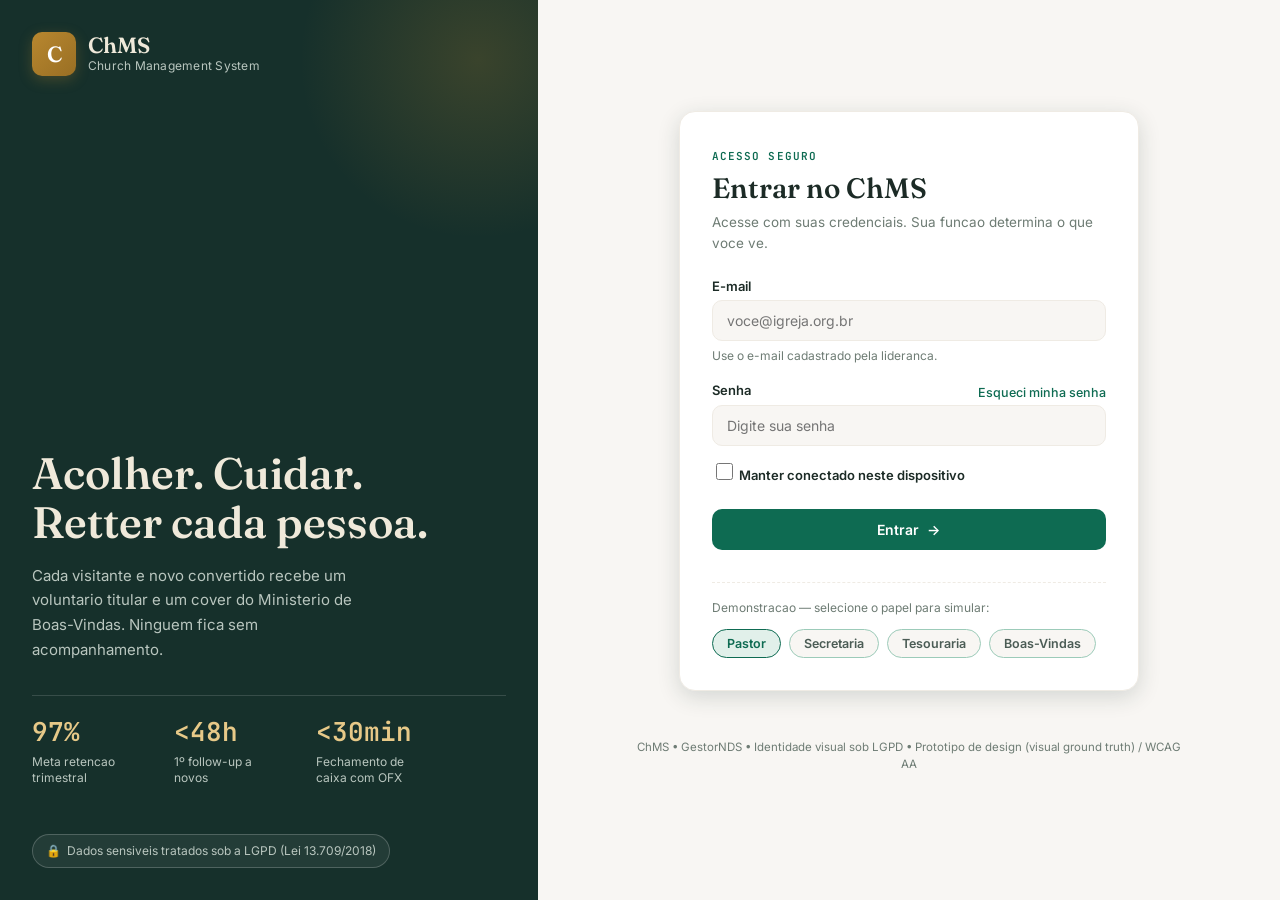
<file: docs/prototypes/chms-f0-login-lgpd/index.html>
<!DOCTYPE html>
<html lang="pt-BR">
<head>
  <meta charset="UTF-8">
  <meta name="viewport" content="width=device-width, initial-scale=1.0">
  <title>ChMS - Acesso &amp; Consentimento LGPD</title>
  <link rel="preconnect" href="https://fonts.googleapis.com">
  <link rel="preconnect" href="https://fonts.gstatic.com" crossorigin>
  <link href="https://fonts.googleapis.com/css2?family=Inter:wght@400;500;600;700&family=Fraunces:opsz,wght@9..144,560;9..144,600&family=JetBrains+Mono:wght@400;500;600&display=swap" rel="stylesheet">
  <link rel="stylesheet" href="styles.css">
</head>
<body>
  <div class="auth-layout">
    <!-- Painel de marca (lateral, desktop) -->
    <aside class="brand-panel" aria-label="Apresentacao ChMS">
      <div class="brand-block">
        <span class="brand-mark" aria-hidden="true">C</span>
        <div class="brand-type">
          <strong class="brand-name">ChMS</strong>
          <span class="brand-sub">Church Management System</span>
        </div>
      </div>
      <div class="brand-hero">
        <h1 class="hero-title">Acolher. Cuidar. <br>Retter cada pessoa.</h1>
        <p class="hero-sub">Cada visitante e novo convertido recebe um voluntario titular e um cover do Ministerio de Boas-Vindas. Ninguem fica sem acompanhamento.</p>
        <ul class="hero-stats">
          <li><span class="h-mono">97%</span><span>Meta retencao trimestral</span></li>
          <li><span class="h-mono">&lt;48h</span><span>1º follow-up a novos</span></li>
          <li><span class="h-mono">&lt;30min</span><span>Fechamento de caixa com OFX</span></li>
        </ul>
      </div>
      <footer class="brand-foot">
        <span class="lgpd-note">&#128274;&nbsp; Dados sensiveis tratados sob a LGPD (Lei 13.709/2018)</span>
      </footer>
    </aside>

    <!-- Coluna de acesso -->
    <main class="auth-main">
      <section class="auth-card" aria-labelledby="auth-title">
        <!-- ===== Estado 1: NORMAL / Login ===== -->
        <div class="auth-step" data-step="login">
          <header class="auth-head">
            <span class="auth-eyebrow mono">Acesso seguro</span>
            <h2 id="auth-title">Entrar no ChMS</h2>
            <p class="auth-desc">Acesse com suas credenciais. Sua funcao determina o que voce ve.</p>
          </header>

          <form class="auth-form" novalidate>
            <div class="field">
              <label for="login-email">E-mail</label>
              <input id="login-email" type="email" autocomplete="email" placeholder="voce@igreja.org.br" aria-describedby="email-help">
              <span id="email-help" class="field-help">Use o e-mail cadastrado pela lideranca.</span>
            </div>
            <div class="field">
              <div class="label-row">
                <label for="login-pass">Senha</label>
                <a href="#" class="forgot-link">Esqueci minha senha</a>
              </div>
              <input id="login-pass" type="password" autocomplete="current-password" placeholder="Digite sua senha" aria-label="Senha">
            </div>
            <div class="field field-check">
              <label class="check-label">
                <input type="checkbox">
                <span>Manter conectado neste dispositivo</span>
              </label>
            </div>
            <button type="submit" class="btn btn-primary btn-block">Entrar&nbsp;&nbsp;&#8594;</button>
          </form>

          <div class="role-hint">
            <span class="role-title">Demonstracao — selecione o papel para simular:</span>
            <div class="role-pills" role="group" aria-label="Selecionar papel de demonstracao">
              <button class="role-pill active" data-role="pastor" aria-pressed="true">Pastor</button>
              <button class="role-pill" data-role="secretaria" aria-pressed="false">Secretaria</button>
              <button class="role-pill" data-role="tesouraria" aria-pressed="false">Tesouraria</button>
              <button class="role-pill" data-role="boas-vindas" aria-pressed="false">Boas-Vindas</button>
            </div>
          </div>
        </div>

        <!-- ===== Estado 2: CARREGANDO ===== -->
        <div class="auth-state auth-loading" aria-busy="true">
          <div class="spinner" aria-hidden="true"></div>
          <p class="load-text">Verificando credenciais&#8230;</p>
          <div class="sk-fields" aria-hidden="true">
            <span class="sk-line w100 shimmer"></span>
            <span class="sk-line w90 shimmer"></span>
            <span class="sk-line w30 shimmer"></span>
          </div>
        </div>

        <!-- ===== Estado 3: ERRO / Validacao ===== -->
        <div class="auth-state auth-error" role="alert">
          <div class="error-ico" aria-hidden="true">&#9888;</div>
          <h2>Nao foi possivel entrar</h2>
          <p class="err-msg">E-mail ou senha incorretos. Verifique e tente novamente, ou recupere sua senha.</p>
          <div class="field field-invalid">
            <label for="re-email">E-mail</label>
            <input id="re-email" type="email" value="pastor@igreja" aria-invalid="true" aria-describedby="email-err">
            <span id="email-err" class="field-error">Digite um e-mail valido (ex.: nome@dominio.com).</span>
          </div>
          <button class="btn btn-primary">&#8635;&nbsp; Tentar novamente</button>
        </div>

        <!-- ===== Estado 4: Consentimento LGPD (1º acesso) ===== -->
        <div class="auth-state auth-lgpd">
          <div class="lgpd-shield" aria-hidden="true">&#128737;</div>
          <span class="auth-eyebrow mono">Primeiro acesso</span>
          <h2>Seus dados, sob seu controle</h2>
          <p class="lgpd-intro">Para proteger dados sensiveis (LGPD), precisamos do seu consentimento antes de continuar.</p>
          <div class="lgpd-scope">
            <h3>O que sera coletado</h3>
            <ul>
              <li><span class="dot">&#10003;</span>Dados cadastrais minimos para gestao pastoral</li>
              <li><span class="dot">&#10003;</span>Registro de acompanhamento e ministerio</li>
              <li><span class="dot">&#9888;</span>Dados sensiveis de fe/religiao tratados com solenidade</li>
              <li><span class="dot">&#10003;</span>Permissao de acesso conforme sua funcao (RBAC)</li>
            </ul>
          </div>
          <div class="consent-box">
            <label class="check-label consent">
              <input type="checkbox" required>
              <span>Concordo que meus dados sejam tratados conforme a <a href="#" class="policy-link">Politica de Privacidade</a> e o <a href="#" class="policy-link">Aviso LGPD</a>, podendo revogar a qualquer momento.</span>
            </label>
            <label class="check-label">
              <input type="checkbox">
              <span>Autorizo o uso de WhatsApp para comunicacoes do ministerio. (opcional)</span>
            </label>
          </div>
          <button class="btn btn-primary btn-block">Aceitar e continuar</button>
        </div>
      </section>

      <footer class="auth-footer">
        <span>ChMS &#8226; GestorNDS &#8226; Identidade visual sob LGPD &#8226; Prototipo de design (visual ground truth) / WCAG AA</span>
      </footer>
    </main>
  </div>
</body>
</html>
</file>
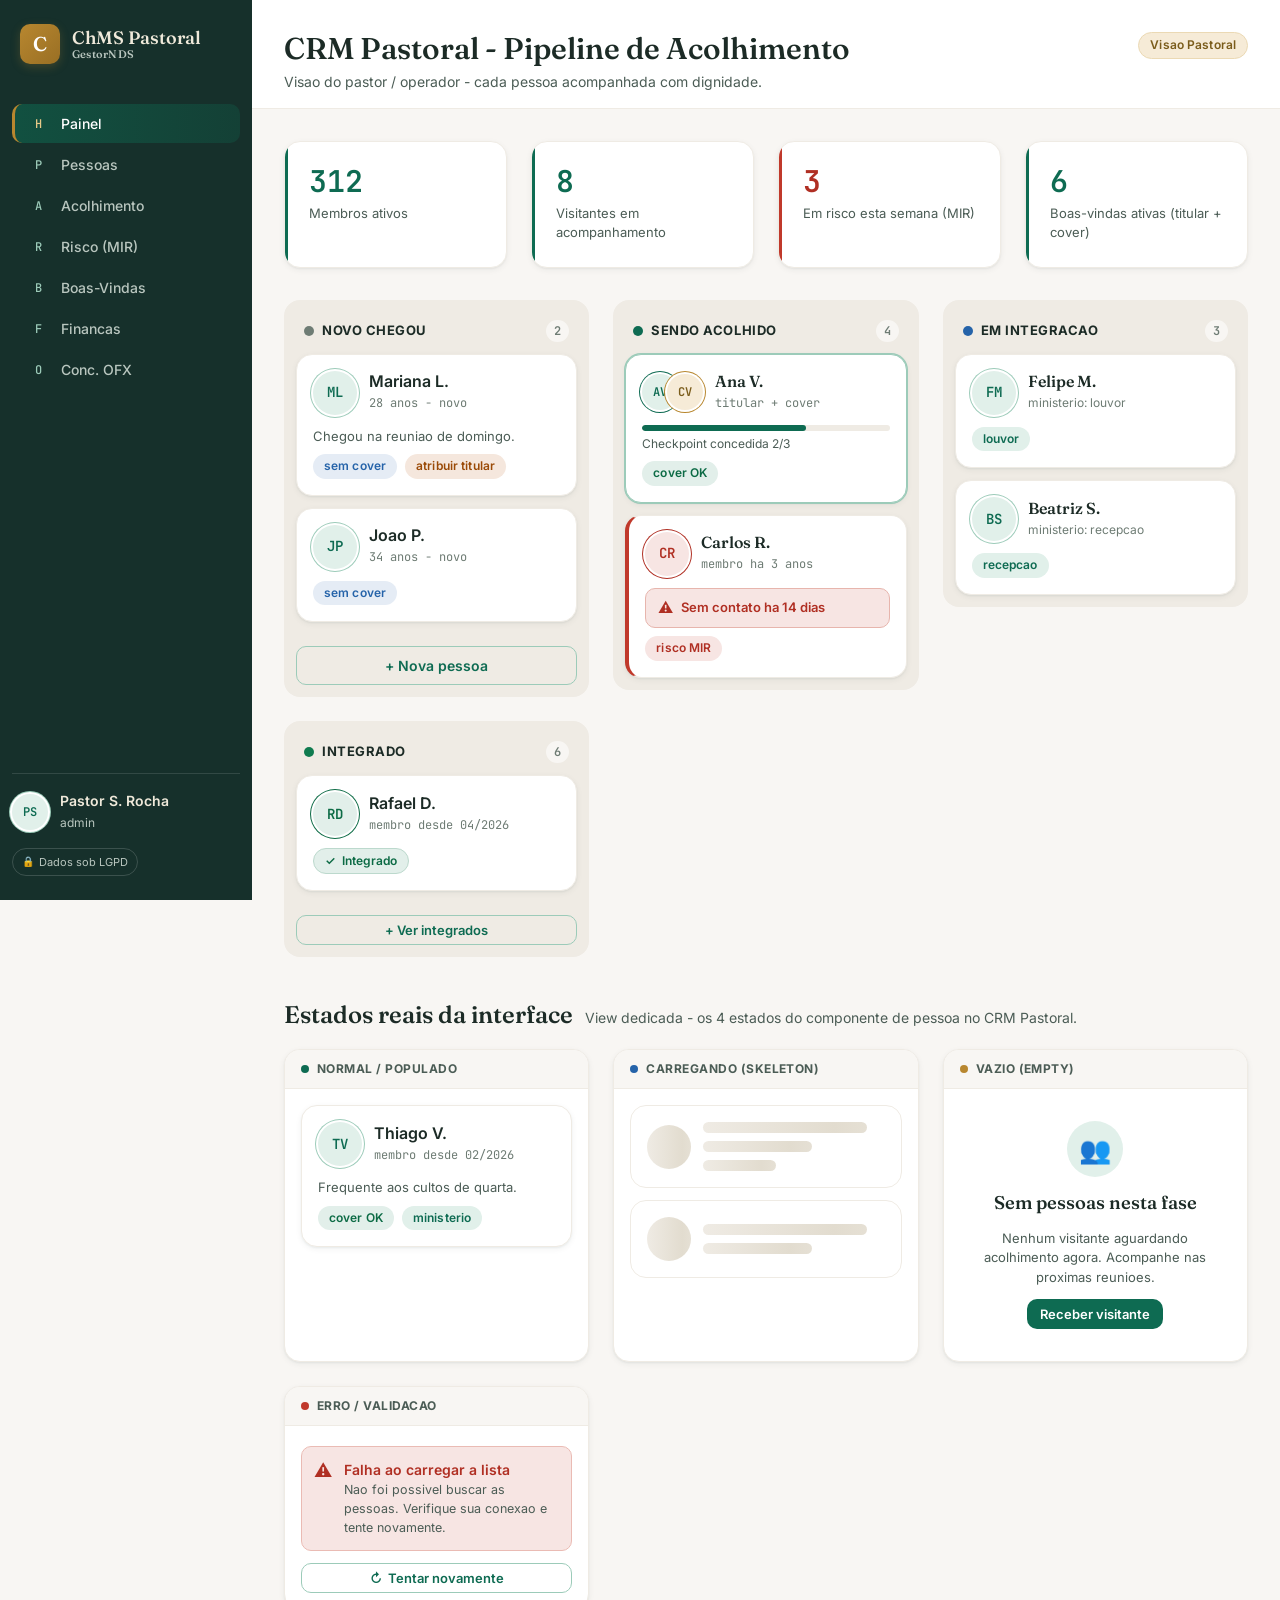
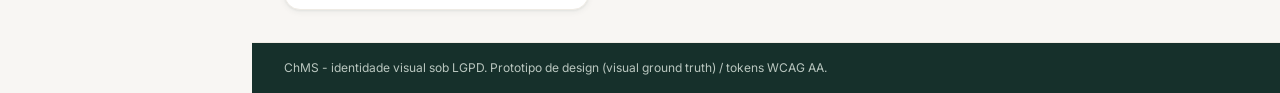
<file: docs/prototypes/crm-pastoral-acolhimento/index.html>
<!DOCTYPE html>
<html lang="pt-BR">
<head>
  <meta charset="UTF-8">
  <meta name="viewport" content="width=device-width, initial-scale=1.0">
  <title>CRM Pastoral - Pipeline de Acolhimento</title>
  <link rel="preconnect" href="https://fonts.googleapis.com">
  <link rel="preconnect" href="https://fonts.gstatic.com" crossorigin>
  <link href="https://fonts.googleapis.com/css2?family=Inter:wght@400;500;600;700&family=Fraunces:opsz,wght@9..144,560;9..144,600&family=JetBrains+Mono:wght@400;500;600&display=swap" rel="stylesheet">
  <link rel="stylesheet" href="styles.css">
</head>
<body>
  <div class="app-shell">
    <aside class="sidebar" aria-label="Navegacao administrativa">
      <div class="sidebar-brand">
        <span class="brand-mark" aria-hidden="true">C</span>
        <span class="brand-name">
          ChMS Pastoral
          <span class="brand-sub">GestorNDS</span>
        </span>
      </div>
      <nav class="sidebar-nav" aria-label="Modulos">
        <a href="#" class="nav-item active"><span class="nav-ico" aria-hidden="true">H</span> Painel</a>
        <a href="#" class="nav-item"><span class="nav-ico" aria-hidden="true">P</span> Pessoas</a>
        <a href="#" class="nav-item"><span class="nav-ico" aria-hidden="true">A</span> Acolhimento</a>
        <a href="#" class="nav-item"><span class="nav-ico" aria-hidden="true">R</span> Risco (MIR)</a>
        <a href="#" class="nav-item"><span class="nav-ico" aria-hidden="true">B</span> Boas-Vindas</a>
        <a href="#" class="nav-item"><span class="nav-ico" aria-hidden="true">F</span> Financas</a>
        <a href="#" class="nav-item"><span class="nav-ico" aria-hidden="true">O</span> Conc. OFX</a>
      </nav>
      <div class="sidebar-footer">
        <div class="sidebar-user">
          <span class="avatar avatar-sm" aria-hidden="true">PS</span>
          <div>
            <strong>Pastor S. Rocha</strong>
            <span class="sidebar-sub">admin</span>
          </div>
        </div>
        <span class="lgpd-note-dark">Dados sob LGPD</span>
      </div>
    </aside>

    <main class="main-area">
      <header class="page-header">
        <button class="icon-btn menu-toggle" aria-label="Abrir menu">&#9776;</button>
        <div>
          <h1 class="page-title">CRM Pastoral - Pipeline de Acolhimento</h1>
          <p class="page-sub">Visao do pastor / operador - cada pessoa acompanhada com dignidade.</p>
        </div>
        <div class="header-actions">
          <span class="badge badge-gold">Visao Pastoral</span>
        </div>
      </header>

      <section class="kpi-row" aria-label="Indicadores resumidos">
        <article class="kpi-card">
          <span class="kpi-value mono">312</span>
          <span class="kpi-label">Membros ativos</span>
        </article>
        <article class="kpi-card">
          <span class="kpi-value mono">8</span>
          <span class="kpi-label">Visitantes em acompanhamento</span>
        </article>
        <article class="kpi-card kpi-danger">
          <span class="kpi-value mono">3</span>
          <span class="kpi-label">Em risco esta semana (MIR)</span>
        </article>
        <article class="kpi-card">
          <span class="kpi-value mono">6</span>
          <span class="kpi-label">Boas-vindas ativas (titular + cover)</span>
        </article>
      </section>

      <section class="pipeline" aria-label="Pipeline de acolhimento">
        <div class="pipe-col">
          <div class="pipe-header">
            <span class="pipe-dot" style="--dot:#6e7c74" aria-hidden="true"></span>
            <h2>Novo chegou</h2>
            <span class="count mono">2</span>
          </div>
          <div class="pipe-body">
            <article class="person-card">
              <div class="person-top">
                <span class="avatar" aria-hidden="true">ML</span>
                <div class="person-info">
                  <h3 class="person-name">Mariana L.</h3>
                  <span class="person-meta mono">28 anos - novo</span>
                </div>
              </div>
              <p class="person-note">Chegou na reuniao de domingo.</p>
              <div class="person-tags">
                <span class="badge badge-info">sem cover</span>
                <span class="badge badge-warning">atribuir titular</span>
              </div>
            </article>
            <article class="person-card">
              <div class="person-top">
                <span class="avatar" aria-hidden="true">JP</span>
                <div class="person-info">
                  <h3 class="person-name">Joao P.</h3>
                  <span class="person-meta mono">34 anos - novo</span>
                </div>
              </div>
              <div class="person-tags">
                <span class="badge badge-info">sem cover</span>
              </div>
            </article>
            <button class="btn btn-ghost btn-block">+ Nova pessoa</button>
          </div>
        </div>

        <div class="pipe-col">
          <div class="pipe-header">
            <span class="pipe-dot" style="--dot:#0e6b52" aria-hidden="true"></span>
            <h2>Sendo acolhido</h2>
            <span class="count mono">4</span>
          </div>
          <div class="pipe-body">
            <article class="person-card highlight">
              <div class="person-top">
                <div class="mini-avatar-group">
                  <span class="avatar avatar-sm" aria-label="Titular">AV</span>
                  <span class="avatar avatar-sm cover" aria-label="Cover">CV</span>
                </div>
                <div class="person-info">
                  <h3 class="person-name serif">Ana V.</h3>
                  <span class="person-meta mono">titular + cover</span>
                </div>
              </div>
              <div class="checkpoint">
                <div class="cp-track"><span class="cp-fill" style="width:66%" aria-hidden="true"></span></div>
                <span class="cp-label">Checkpoint concedida 2/3</span>
              </div>
              <div class="person-tags">
                <span class="badge badge-success">cover OK</span>
              </div>
            </article>
            <article class="person-card mirm">
              <div class="person-top">
                <span class="avatar avatar-danger" aria-hidden="true">CR</span>
                <div class="person-info">
                  <h3 class="person-name serif">Carlos R.</h3>
                  <span class="person-meta mono">membro ha 3 anos</span>
                </div>
              </div>
              <div class="mir-alert" role="alert">
                <span class="mir-ico" aria-hidden="true">&#9888;</span>
                <span>Sem contato ha 14 dias</span>
              </div>
              <div class="person-tags">
                <span class="badge badge-danger">risco MIR</span>
              </div>
            </article>
          </div>
        </div>

        <div class="pipe-col">
          <div class="pipe-header">
            <span class="pipe-dot" style="--dot:#2563a9" aria-hidden="true"></span>
            <h2>Em integracao</h2>
            <span class="count mono">3</span>
          </div>
          <div class="pipe-body">
            <article class="person-card">
              <div class="person-top">
                <span class="avatar" aria-hidden="true">FM</span>
                <div class="person-info">
                  <h3 class="person-name serif">Felipe M.</h3>
                  <span class="person-meta">ministerio: louvor</span>
                </div>
              </div>
              <div class="person-tags">
                <span class="badge badge-primary">louvor</span>
              </div>
            </article>
            <article class="person-card">
              <div class="person-top">
                <span class="avatar" aria-hidden="true">BS</span>
                <div class="person-info">
                  <h3 class="person-name serif">Beatriz S.</h3>
                  <span class="person-meta">ministerio: recepcao</span>
                </div>
              </div>
              <div class="person-tags">
                <span class="badge badge-primary">recepcao</span>
              </div>
            </article>
          </div>
        </div>

        <div class="pipe-col">
          <div class="pipe-header">
            <span class="pipe-dot" style="--dot:#0f7b4f" aria-hidden="true"></span>
            <h2>Integrado</h2>
            <span class="count mono">6</span>
          </div>
          <div class="pipe-body">
            <article class="person-card">
              <div class="person-top">
                <span class="avatar avatar-success" aria-hidden="true">RD</span>
                <div class="person-info">
                  <h3 class="person-name">Rafael D.</h3>
                  <span class="person-meta mono">membro desde 04/2026</span>
                </div>
              </div>
              <div class="person-tags">
                <span class="seal">&#10003;&nbsp; Integrado</span>
              </div>
            </article>
            <button class="btn btn-ghost btn-block btn-sm">+ Ver integrados</button>
          </div>
        </div>
      </section>

      <section class="section-heading" aria-labelledby="states-title">
        <h2 id="states-title">Estados reais da interface</h2>
        <p>View dedicada - os 4 estados do componente de pessoa no CRM Pastoral.</p>
      </section>

      <section class="state-viewer" aria-label="Mapa dos estados de interface">
        <article class="state-panel">
          <div class="state-panel-head">
            <span class="state-dot" style="background:#0e6b52" aria-hidden="true"></span>
            <span class="state-title">Normal / populado</span>
          </div>
          <div class="state-body">
            <article class="person-card" style="margin:0">
              <div class="person-top">
                <span class="avatar" aria-hidden="true">TV</span>
                <div class="person-info">
                  <h3 class="person-name">Thiago V.</h3>
                  <span class="person-meta mono">membro desde 02/2026</span>
                </div>
              </div>
              <p class="person-note">Frequente aos cultos de quarta.</p>
              <div class="person-tags">
                <span class="badge badge-success">cover OK</span>
                <span class="badge badge-primary">ministerio</span>
              </div>
            </article>
          </div>
        </article>

        <article class="state-panel">
          <div class="state-panel-head">
            <span class="state-dot" style="background:#2563a9" aria-hidden="true"></span>
            <span class="state-title">Carregando (skeleton)</span>
          </div>
          <div class="state-body">
            <div class="sk-person" aria-hidden="true">
              <div class="sk-avatar shimmer"></div>
              <div class="sk-lines">
                <span class="sk-line shimmer w90"></span>
                <span class="sk-line shimmer w60"></span>
                <span class="sk-line shimmer w40"></span>
              </div>
            </div>
            <div class="sk-person" aria-hidden="true">
              <div class="sk-avatar shimmer"></div>
              <div class="sk-lines">
                <span class="sk-line shimmer w90"></span>
                <span class="sk-line shimmer w60"></span>
              </div>
            </div>
          </div>
        </article>

        <article class="state-panel">
          <div class="state-panel-head">
            <span class="state-dot" style="background:#b8872f" aria-hidden="true"></span>
            <span class="state-title">Vazio (empty)</span>
          </div>
          <div class="state-body">
            <div class="empty-state">
              <div class="empty-ico" aria-hidden="true">&#128101;</div>
              <h3>Sem pessoas nesta fase</h3>
              <p>Nenhum visitante aguardando acolhimento agora. Acompanhe nas proximas reunioes.</p>
              <button class="btn btn-primary btn-sm">Receber visitante</button>
            </div>
          </div>
        </article>

        <article class="state-panel">
          <div class="state-panel-head">
            <span class="state-dot" style="background:#c0392b" aria-hidden="true"></span>
            <span class="state-title">Erro / validacao</span>
          </div>
          <div class="state-body">
            <div class="error-state" role="alert">
              <div class="error-banner">
                <span class="err-ico" aria-hidden="true">&#9888;</span>
                <div>
                  <strong>Falha ao carregar a lista</strong>
                  <span>Nao foi possivel buscar as pessoas. Verifique sua conexao e tente novamente.</span>
                </div>
              </div>
              <button class="btn btn-ghost btn-sm">&#8635;&nbsp; Tentar novamente</button>
            </div>
          </div>
        </article>
      </section>

      <footer class="app-footer">
        <span>ChMS - identidade visual sob LGPD. Prototipo de design (visual ground truth) / tokens WCAG AA.</span>
      </footer>
    </main>
  </div>
</body>
</html>
</file>
<file: docs/prototypes/chms-f0-login-lgpd/styles.css>
/* ===== ChMS Design System - F0 Login & Consentimento LGPD (Rev 2 / WCAG AA) ===== */

/* ---- Design Tokens ---- */
:root{
  --surface-base:#ffffff;
  --surface-2:#f8f6f3;
  --surface-3:#efebe4;
  --surface-inverse:#16302b;

  --text-primary:#1c2b26;
  --text-secondary:#4b5c55;
  --text-muted:#6e7c74;
  --text-inverse:#efe9da;
  --text-inverse-muted:#b9c6bf;

  --primary:#0e6b52;
  --primary-hover:#0a5742;
  --primary-soft:#e1f0ea;
  --primary-border:#9ccbb9;

  --accent-gold:#b8872f;
  --accent-gold-deep:#7a5c1b;
  --accent-gold-soft:#f6ebd7;

  --success:#0f7b4f;
  --info:#2563a9;
  --warning:#b45309;
  --danger:#c0392b;

  --success-soft:#e2efea;
  --info-soft:#e5ecf5;
  --warning-soft:#f5e7dd;
  --danger-soft:#f7e5e3;

  --success-text:#0c6b45;
  --info-text:#2563a9;
  --warning-text:#9a4a07;
  --danger-text:#b02f23;

  --radius-sm:6px;
  --radius-md:10px;
  --radius-lg:16px;
  --radius-pill:999px;

  --space-1:4px; --space-2:8px; --space-3:12px; --space-4:16px;
  --space-5:24px; --space-6:32px; --space-7:48px;

  --font-ui:'Inter',system-ui,sans-serif;
  --font-display:'Fraunces',Georgia,serif;
  --font-mono:'JetBrains Mono',ui-monospace,monospace;

  --shadow-soft:0 1px 2px rgba(22,48,43,.05),0 2px 6px rgba(22,48,43,.06);
  --shadow-raised:0 6px 22px rgba(22,48,43,.16);
  --ring-focus:0 0 0 3px rgba(156,203,185,.5);

  --t-fast:.15s ease;
  --t-med:.22s ease;
}

/* ---- Reset ---- */
*{box-sizing:border-box;}
html,body{margin:0;padding:0;}
button,input{font-family:inherit;}
a{color:var(--primary);}

body{
  font-family:var(--font-ui);
  color:var(--text-primary);
  background:var(--surface-2);
  font-size:15px;
  line-height:1.5;
  -webkit-font-smoothing:antialiased;
}

/* ===== Auth Layout ===== */
.auth-layout{display:flex;min-height:100vh;}

/* ===== Brand panel (esquerda, inverse) ===== */
.brand-panel{
  width:42%;max-width:560px;flex:0 0 auto;
  background:var(--surface-inverse);color:var(--text-inverse);
  display:flex;flex-direction:column;
  padding:var(--space-6) var(--space-6);
  position:relative;overflow:hidden;
}
.brand-panel::after{
  content:'';position:absolute;right:-120px;top:-120px;width:360px;height:360px;
  background:radial-gradient(circle,rgba(184,135,47,.22),transparent 70%);pointer-events:none;
}
.brand-block{display:flex;align-items:center;gap:var(--space-3);position:relative;z-index:1;}
.brand-mark{
  width:44px;height:44px;border-radius:var(--radius-md);
  background:linear-gradient(135deg,var(--accent-gold),#996f24);
  color:#fff;display:flex;align-items:center;justify-content:center;
  font-family:var(--font-display);font-weight:600;font-size:22px;
  box-shadow:0 4px 14px rgba(184,135,47,.28);
}
.brand-type{display:flex;flex-direction:column;}
.brand-name{font-family:var(--font-display);font-size:22px;font-weight:600;color:var(--text-inverse);line-height:1.1;}
.brand-sub{font-size:12px;color:var(--text-inverse-muted);letter-spacing:.02em;}
.brand-hero{margin-top:auto;position:relative;z-index:1;}
.hero-title{
  font-family:var(--font-display);font-weight:560;
  font-size:clamp(30px,4vw,44px);line-height:1.12;color:var(--text-inverse);
  margin:0 0 var(--space-4);
}
.hero-sub{color:var(--text-inverse-muted);font-size:15px;line-height:1.65;max-width:36ch;margin:0 0 var(--space-6);}
.hero-stats{list-style:none;margin:0 0 var(--space-6);padding:var(--space-4) 0;border-top:1px solid rgba(255,255,255,.14);display:flex;gap:var(--space-6);flex-wrap:wrap;}
.hero-stats li{display:flex;flex-direction:column;gap:3px;min-width:92px;}
.h-mono{font-family:var(--font-mono);font-size:26px;font-weight:600;color:#e7c988;}
.hero-stats span:last-child{font-size:12px;color:var(--text-inverse-muted);max-width:110px;line-height:1.35;}
.brand-foot{position:relative;z-index:1;}
.lgpd-note{
  display:inline-flex;align-items:center;gap:7px;padding:7px 13px;
  background:rgba(255,255,255,.06);border:1px solid rgba(255,255,255,.2);
  border-radius:var(--radius-pill);color:var(--text-inverse-muted);font-size:12px;
}

/* ===== Main column ===== */
.auth-main{flex:1;display:flex;flex-direction:column;align-items:center;justify-content:center;padding:var(--space-6);}
.auth-card{
  background:var(--surface-base);border:1px solid var(--surface-3);
  border-radius:var(--radius-lg);box-shadow:var(--shadow-raised);
  padding:var(--space-6);width:100%;max-width:460px;
}
.auth-head{margin-bottom:var(--space-5);}
.auth-eyebrow{
  display:inline-block;font-family:var(--font-mono);font-size:11px;font-weight:600;
  color:var(--primary);text-transform:uppercase;letter-spacing:.1em;margin-bottom:var(--space-2);
}
.auth-head h2{margin:0;font-family:var(--font-display);font-weight:560;font-size:1.75rem;color:var(--text-primary);line-height:1.15;}
.auth-desc{margin:var(--space-2) 0 0;color:var(--text-muted);font-size:13.5px;}

/* Fields */
.field{margin-bottom:var(--space-4);}
.field label{display:block;font-size:13px;font-weight:600;color:var(--text-primary);margin-bottom:var(--space-1);}
.label-row{display:flex;align-items:center;justify-content:space-between;}
.forgot-link{font-size:12.5px;font-weight:500;text-decoration:none;}
.forgot-link:hover{text-decoration:underline;}
.field input[type="email"],.field input[type="password"]{
  width:100%;padding:11px 14px;border:1px solid var(--surface-3);
  border-radius:var(--radius-md);font-size:14px;color:var(--text-primary);
  background:var(--surface-2);transition:border-color var(--t-fast),box-shadow var(--t-fast);
}
.field input:focus{outline:none;border-color:var(--primary);box-shadow:var(--ring-focus);background:#fff;}
.field-help{display:block;font-size:12px;color:var(--text-muted);margin-top:6px;}
.field-check{margin-bottom:var(--space-5);}
.check-label{display:flex;align-items:flex-start;gap:9px;font-size:13.5px;color:var(--text-secondary);cursor:pointer;line-height:1.45;}
.check-label input{width:17px;height:17px;margin-top:1px;accent-color:var(--primary);}
.field-invalid input{border-color:var(--danger);background:var(--danger-soft);}
.field-error{display:block;font-size:12px;color:var(--danger-text);margin-top:6px;font-weight:500;}

/* Buttons */
.btn{
  font-family:var(--font-ui);font-size:14px;font-weight:600;
  padding:11px 20px;border-radius:var(--radius-md);
  border:1px solid transparent;cursor:pointer;transition:var(--t-fast);
  display:inline-flex;align-items:center;justify-content:center;gap:8px;
}
.btn:focus-visible{outline:none;box-shadow:0 0 0 3px var(--primary),var(--ring-focus);}
.btn-block{width:100%;}
.btn-primary{background:var(--primary);color:#fff;}
.btn-primary:hover{background:var(--primary-hover);transform:translateY(-1px);box-shadow:0 4px 12px rgba(14,107,82,.22);}

/* Role pills (demo RBAC) */
.role-hint{margin-top:var(--space-6);padding-top:var(--space-4);border-top:1px dashed var(--surface-3);}
.role-title{display:block;font-size:12px;color:var(--text-muted);margin-bottom:var(--space-3);}
.role-pills{display:flex;flex-wrap:wrap;gap:var(--space-2);}
.role-pill{
  padding:6px 14px;border-radius:var(--radius-pill);font-size:12.5px;font-weight:600;
  background:var(--surface-2);border:1px solid var(--primary-border);color:var(--text-secondary);
  cursor:pointer;transition:all var(--t-fast);
}
.role-pill:hover{border-color:var(--primary);color:var(--primary);}
.role-pill:focus-visible{outline:none;box-shadow:var(--ring-focus);}
.role-pill.active{background:var(--primary-soft);color:var(--primary);border-color:var(--primary);}

/* ===== Auth states ===== */
.auth-main{display:flex;align-items:center;justify-content:center;padding:var(--space-6);}
.auth-card{position:relative;}
.auth-state{display:none;}

/* state demonstrativos (mostrados via atributo, aqui apenas estilos) */
/* Todos os estados ficam empilhados; o estado visivel por padrao e o login (produto) */

/* Loading state */
.auth-loading{background:var(--surface-base);border-radius:var(--radius-md);padding:var(--space-6);text-align:center;}
.spinner{
  width:40px;height:40px;border:4px solid var(--primary-border);border-top-color:var(--primary);
  border-radius:50%;margin:0 auto var(--space-4);animation:spin .9s linear infinite;
}
@keyframes spin{to{transform:rotate(360deg)}}
.load-text{color:var(--text-secondary);font-size:14px;font-weight:500;margin:0 0 var(--space-5);}
.sk-fields{display:flex;flex-direction:column;gap:var(--space-3);}
.sk-line{height:13px;border-radius:var(--radius-sm);display:block;margin:0 auto;}
.shimmer{
  background:linear-gradient(90deg,var(--surface-3) 0%,#e2dccf 40%,var(--surface-3) 80%);
  background-size:200% 100%;animation:shimmer 1.3s infinite linear;
}
@keyframes shimmer{0%{background-position:200% 0}100%{background-position:-200% 0}}
.w100{width:100%}.w90{width:90%}.w30{width:30%}

/* Error state */
.auth-error{text-align:left;padding:var(--space-2) 0;}
.error-ico{
  width:54px;height:54px;border-radius:50%;background:var(--danger-soft);color:var(--danger-text);
  display:flex;align-items:center;justify-content:center;font-size:24px;margin-bottom:var(--space-3);
}
.auth-error h2{margin:0 0 var(--space-2);font-family:var(--font-display);font-weight:560;font-size:1.5rem;}
.auth-error .field{margin-top:var(--space-4);}
.err-msg{color:var(--text-secondary);font-size:14px;margin:0 0 var(--space-4);line-height:1.6;}

/* LGPD state */
.auth-lgpd{padding:var(--space-1) 0;}
.lgpd-shield{
  width:54px;height:54px;border-radius:50%;background:var(--primary-soft);color:var(--primary);
  display:flex;align-items:center;justify-content:center;font-size:26px;margin-bottom:var(--space-3);
}
.auth-lgpd h2{margin:0 0 var(--space-2);font-family:var(--font-display);font-weight:560;font-size:1.5rem;}
.lgpd-intro{margin:0 0 var(--space-4);color:var(--text-secondary);font-size:14px;line-height:1.6;}
.lgpd-scope{
  background:var(--surface-2);border:1px solid var(--surface-3);border-radius:var(--radius-md);
  padding:var(--space-4);margin-bottom:var(--space-4);
}
.lgpd-scope h3{margin:0 0 var(--space-2);font-size:13px;font-weight:700;text-transform:uppercase;letter-spacing:.03em;color:var(--text-secondary);}
.lgpd-scope ul{list-style:none;margin:0;padding:0;display:flex;flex-direction:column;gap:var(--space-2);}
.lgpd-scope li{display:flex;align-items:flex-start;gap:10px;font-size:13.5px;color:var(--text-primary);line-height:1.5;}
.lgpd-scope .dot{color:var(--success-text);flex-shrink:0;font-family:var(--font-mono);}
.lgpd-scope li:nth-child(3) .dot{color:var(--warning-text);}
.consent-box{display:flex;flex-direction:column;gap:var(--space-3);margin-bottom:var(--space-5);}
.check-label.consent{font-size:13px;color:var(--text-secondary);}
.policy-link{font-weight:600;text-decoration:none;border-bottom:1px solid var(--primary-border);}
.policy-link:hover{border-bottom-color:var(--primary);}

/* ===== Footer ===== */
.auth-footer{
  margin-top:var(--space-6);text-align:center;font-size:11.5px;color:var(--text-muted);
  padding:var(--space-4) var(--space-2);max-width:560px;
}

/* ===== Responsive ===== */
@media (max-width:920px){
  .auth-layout{flex-direction:column;}
  .brand-panel{width:100%;max-width:none;padding:var(--space-5);}
  .brand-hero{margin-top:var(--space-6);}
  .hero-stats{gap:var(--space-4);}
}
@media (max-width:560px){
  .auth-main{padding:var(--space-4);}
  .auth-card{padding:var(--space-5) var(--space-4);}
}
</file>
<file: docs/prototypes/crm-pastoral-acolhimento/styles.css>
/* ===== ChMS Design System - CRM Pastoral Acolhimento (Rev 2 / W3C AA) ===== */

/* ---- Design Tokens ---- */
:root{
  /* surfaces */
  --surface-base:#ffffff;
  --surface-2:#f8f6f3;
  --surface-3:#efebe4;
  --surface-inverse:#16302b;

  /* text */
  --text-primary:#1c2b26;
  --text-secondary:#4b5c55;
  --text-muted:#6e7c74;
  --text-inverse:#efe9da;
  --text-inverse-muted:#b9c6bf;

  /* brand primary */
  --primary:#0e6b52;
  --primary-hover:#0a5742;
  --primary-soft:#e1f0ea;
  --primary-border:#9ccbb9;

  /* accent gold */
  --accent-gold:#b8872f;        /* decorativo / grafico */
  --accent-gold-deep:#7a5c1b;   /* texto dourado legivel (AA) */
  --accent-gold-soft:#f6ebd7;   /* fundo reconhecimento */

  /* semantic: solidas (icons/borders/grafico + texto sobre superficie clara) */
  --success:#0f7b4f;
  --info:#2563a9;
  --warning:#b45309;
  --danger:#c0392b;

  /* semantic soft background tokens (solido, sem alpha) */
  --success-soft:#e2efea;
  --info-soft:#e5ecf5;
  --warning-soft:#f5e7dd;
  --danger-soft:#f7e5e3;

  /* semantic deep text (para texto sobre soft bg / AA garantido) */
  --success-text:#0c6b45;
  --info-text:#2563a9;
  --warning-text:#9a4a07;
  --danger-text:#b02f23;

  /* radius & space */
  --radius-sm:6px;
  --radius-md:10px;
  --radius-lg:16px;
  --radius-pill:999px;

  --space-1:4px; --space-2:8px; --space-3:12px; --space-4:16px;
  --space-5:24px; --space-6:32px; --space-7:48px;

  /* type */
  --font-ui:'Inter',system-ui,sans-serif;
  --font-display:'Fraunces',Georgia,serif;
  --font-mono:'JetBrains Mono',ui-monospace,monospace;

  /* elevation */
  --shadow-soft:0 1px 2px rgba(22,48,43,.05),0 2px 6px rgba(22,48,43,.06);
  --shadow-raised:0 6px 22px rgba(22,48,43,.16);
  --ring-focus:0 0 0 3px rgba(156,203,185,.5);

  /* transitions */
  --t-fast:.15s ease;
  --t-med:.22s ease;
}

/* ---- Reset ---- */
*{box-sizing:border-box;}
html,body{margin:0;padding:0;}
button{font-family:inherit;}

body{
  font-family:var(--font-ui);
  color:var(--text-primary);
  background:var(--surface-2);
  font-size:15px;
  line-height:1.5;
  -webkit-font-smoothing:antialiased;
}

/* ===== App Shell ===== */
.app-shell{display:flex;min-height:100vh;}

/* ===== Sidebar (inverse) ===== */
.sidebar{
  width:252px;flex:0 0 252px;
  background:var(--surface-inverse);
  color:var(--text-inverse);
  display:flex;flex-direction:column;
  padding:var(--space-5) var(--space-3);
  position:sticky;top:0;height:100vh;
}
.sidebar-brand{display:flex;align-items:center;gap:var(--space-3);margin-bottom:var(--space-6);padding:0 var(--space-2);}
.brand-mark{
  width:40px;height:40px;border-radius:var(--radius-md);
  background:linear-gradient(135deg,var(--accent-gold),#996f24);
  color:#fff;display:flex;align-items:center;justify-content:center;
  font-family:var(--font-display);font-weight:600;font-size:20px;
  box-shadow:0 3px 10px rgba(184,135,47,.25);
}
.brand-name{font-family:var(--font-display);font-size:18px;font-weight:560;color:var(--text-inverse);line-height:1.1;}
.brand-sub{display:block;font-size:11px;color:var(--text-inverse-muted);letter-spacing:.02em;}
.sidebar-nav{display:flex;flex-direction:column;gap:2px;margin-top:var(--space-2);flex:1;}
.nav-item{
  display:flex;align-items:center;gap:var(--space-3);
  color:var(--text-inverse-muted);text-decoration:none;
  padding:9px var(--space-3);border-radius:var(--radius-md);
  font-size:14px;font-weight:500;transition:background var(--t-fast),color var(--t-fast);
  border-left:3px solid transparent;
}
.nav-ico{width:22px;text-align:center;font-family:var(--font-mono);font-size:12px;color:var(--primary-border);flex-shrink:0;}
.nav-item:hover{background:rgba(255,255,255,.06);color:var(--text-inverse);}
.nav-item:focus-visible{outline:2px solid var(--accent-gold);outline-offset:-2px;}
.nav-item.active{background:linear-gradient(90deg,rgba(14,107,82,.55),rgba(14,107,82,.28));color:#fff;border-left-color:var(--accent-gold);}
.nav-item.active .nav-ico{color:#e7c988;}
.sidebar-footer{border-top:1px solid rgba(255,255,255,.12);padding-top:var(--space-4);}
.sidebar-user{display:flex;align-items:center;gap:var(--space-3);color:var(--text-inverse);margin-bottom:var(--space-2);}
.sidebar-user strong{font-size:14px;font-weight:600;display:block;}
.sidebar-sub{font-size:12px;color:var(--text-inverse-muted);}
.lgpd-note-dark{font-size:11px;color:var(--text-inverse-muted);display:inline-flex;align-items:center;gap:5px;padding:5px 9px;border:1px solid rgba(255,255,255,.16);border-radius:var(--radius-pill);margin-top:6px;}
.lgpd-note-dark::before{content:'🔒';font-size:10px;}

/* ===== Main Area ===== */
.main-area{flex:1;display:flex;flex-direction:column;min-width:0;}
.page-header{
  display:flex;align-items:flex-start;gap:var(--space-4);
  padding:var(--space-6) var(--space-6) var(--space-4);
  background:var(--surface-base);border-bottom:1px solid var(--surface-3);
}
.menu-toggle{display:none;}
.page-title{margin:0;font-family:var(--font-display);font-weight:560;font-size:clamp(24px,3vw,30px);line-height:1.15;color:var(--text-primary);}
.page-sub{margin:var(--space-1) 0 0;color:var(--text-secondary);font-size:14px;}
.header-actions{margin-left:auto;display:flex;gap:var(--space-2);}

/* ===== Badges (soft token + deep text, AA) ===== */
.badge{
  display:inline-flex;align-items:center;gap:6px;
  padding:3px 11px;border-radius:var(--radius-pill);
  font-size:12px;font-weight:600;line-height:1.55;letter-spacing:.01em;
}
.badge-success{background:var(--success-soft);color:var(--success-text);}
.badge-info{background:var(--info-soft);color:var(--info-text);}
.badge-warning{background:var(--warning-soft);color:var(--warning-text);}
.badge-danger{background:var(--danger-soft);color:var(--danger-text);}
.badge-primary{background:var(--primary-soft);color:var(--primary);}
.badge-gold{background:var(--accent-gold-soft);color:var(--accent-gold-deep);border:1px solid #ebd9b4;}

/* ===== Buttons ===== */
.btn{
  font-family:var(--font-ui);font-size:14px;font-weight:600;
  padding:10px 18px;border-radius:var(--radius-md);
  border:1px solid transparent;cursor:pointer;transition:var(--t-fast);
  display:inline-flex;align-items:center;justify-content:center;gap:8px;
}
.btn:focus-visible{outline:none;box-shadow:0 0 0 3px var(--primary),var(--ring-focus);}
.btn-block{width:100%;margin-top:var(--space-3);}
.btn-sm{padding:6px 12px;font-size:13px;}
.btn-primary{background:var(--primary);color:#fff;}
.btn-primary:hover{background:var(--primary-hover);transform:translateY(-1px);box-shadow:0 4px 12px rgba(14,107,82,.22);}
.btn-ghost{background:transparent;color:var(--primary);border-color:var(--primary-border);}
.btn-ghost:hover{background:var(--primary-soft);border-color:var(--primary);}
.btn-icon{padding:8px;border-radius:var(--radius-md);}

/* ===== Avatar ===== */
.avatar{
  width:44px;height:44px;border-radius:var(--radius-pill);
  background:var(--primary-soft);color:var(--primary);
  display:flex;align-items:center;justify-content:center;
  font-family:var(--font-mono);font-weight:600;font-size:14px;
  box-shadow:0 0 0 2px var(--surface-base),0 0 0 3px var(--primary-border);
  flex-shrink:0;
  user-select:none;
}
.avatar-sm{width:36px;height:36px;font-size:12px;}
.avatar-danger{background:var(--danger-soft);color:var(--danger-text);box-shadow:0 0 0 2px #fff,0 0 0 3px var(--danger-text);}
.avatar-cover{background:var(--accent-gold-soft);color:var(--accent-gold-deep);box-shadow:0 0 0 2px #fff,0 0 0 3px var(--accent-gold);}
.avatar-success{background:var(--success-soft);color:var(--success-text);box-shadow:0 0 0 2px #fff,0 0 0 3px var(--success-text);}
.mini-avatar-group{display:flex;align-items:center;flex-shrink:0;}
.mini-avatar-group .avatar:first-child{box-shadow:0 0 0 2px #fff,0 0 0 3px var(--primary);}
.mini-avatar-group .avatar.cover{margin-left:-11px;background:var(--accent-gold-soft);color:var(--accent-gold-deep);box-shadow:0 0 0 2px #fff,0 0 0 3px var(--accent-gold);}

/* ===== KPI row (pastoral warm) ===== */
.kpi-row{
  display:grid;grid-template-columns:repeat(auto-fit,minmax(196px,1fr));
  gap:var(--space-5);padding:var(--space-6) var(--space-6) 0;
}
.kpi-card{
  background:var(--surface-base);border:1px solid var(--surface-3);
  border-radius:var(--radius-lg);padding:var(--space-5);
  box-shadow:var(--shadow-soft);position:relative;overflow:hidden;
  transition:var(--t-fast);
}
.kpi-card:hover{box-shadow:var(--shadow-raised);transform:translateY(-2px);}
.kpi-card::after{content:'';position:absolute;left:0;top:0;bottom:0;width:3px;background:var(--primary);}
.kpi-card.kpi-danger::after{background:var(--danger);}
.kpi-value{display:block;font-family:var(--font-mono);font-size:30px;font-weight:600;line-height:1;color:var(--primary);}
.kpi-danger .kpi-value{color:var(--danger-text);}
.kpi-label{display:block;margin-top:var(--space-2);color:var(--text-secondary);font-size:13px;}

/* ===== Pipeline (kanban) ===== */
.pipeline{
  display:grid;grid-template-columns:repeat(auto-fit,minmax(246px,1fr));
  gap:var(--space-5);padding:var(--space-6);align-items:start;
}
.pipe-col{background:var(--surface-3);border-radius:var(--radius-lg);padding:var(--space-3);}
.pipe-header{
  display:flex;align-items:center;gap:var(--space-2);
  padding:var(--space-2) var(--space-2) var(--space-3);
}
.pipe-header h2{margin:0;font-family:var(--font-ui);font-size:13px;font-weight:700;text-transform:uppercase;letter-spacing:.04em;color:var(--text-primary);}
.pipe-dot{width:10px;height:10px;border-radius:50%;background:var(--dot,#6e7c74);flex-shrink:0;}
.count{margin-left:auto;font-family:var(--font-mono);font-size:12px;font-weight:600;color:var(--text-muted);background:rgba(255,255,255,.55);border-radius:var(--radius-pill);padding:2px 8px;}
.pipe-body{display:flex;flex-direction:column;gap:var(--space-3);}

/* ===== Person card (polished) ===== */
.person-card{
  background:var(--surface-base);border:1px solid var(--surface-3);
  border-radius:var(--radius-lg);padding:var(--space-4);box-shadow:var(--shadow-soft);
  transition:transform var(--t-fast),box-shadow var(--t-fast),border-color var(--t-fast);
}
.person-card:hover{transform:translateY(-2px);box-shadow:var(--shadow-raised);}
.person-card.highlight{border-color:var(--primary-border);box-shadow:0 0 0 1px var(--primary-border),var(--shadow-soft);}
.person-card.mirm{border-left:4px solid var(--danger);}
.person-top{display:flex;align-items:center;gap:var(--space-3);margin-bottom:var(--space-3);}
.person-info{min-width:0;}
.person-name{margin:0;font-size:16px;font-weight:600;color:var(--text-primary);line-height:1.25;}
.person-name.serif{font-family:var(--font-display);font-weight:560;}
.person-meta{font-size:12px;color:var(--text-muted);line-height:1.4;}
.person-meta.mono{font-family:var(--font-mono);}
.person-note{margin:0 0 var(--space-2);font-size:13px;color:var(--text-secondary);}
.person-tags{display:flex;flex-wrap:wrap;gap:var(--space-2);margin-top:var(--space-2);}

/* ===== MIR alert (never only color) ===== */
.mir-alert{
  display:flex;align-items:center;gap:var(--space-2);
  background:var(--danger-soft);color:var(--danger-text);
  border:1px solid #e7b5ad;
  border-radius:var(--radius-md);
  padding:var(--space-2) var(--space-3);font-size:13px;font-weight:600;
}
.mir-ico{font-size:15px;flex-shrink:0;}

/* ===== Checkpoint progress ===== */
.checkpoint{margin:var(--space-2) 0;}
.cp-track{height:6px;background:var(--surface-3);border-radius:var(--radius-pill);overflow:hidden;}
.cp-fill{display:block;height:100%;background:var(--primary);border-radius:var(--radius-pill);transition:width .4s ease;}
.cp-label{font-size:12px;color:var(--text-secondary);margin-top:var(--space-1);display:block;}

/* ===== Seal integrado ===== */
.seal{
  background:var(--success-soft);color:var(--success-text);
  border:1px solid #bcd9cd;
  padding:3px 11px;border-radius:var(--radius-pill);
  font-size:12px;font-weight:600;display:inline-flex;align-items:center;gap:6px;
}

/* ===== State Viewer (dedicated, polished 4-states) ===== */
.section-heading{
  display:flex;align-items:baseline;gap:var(--space-3);
  padding:0 var(--space-6);margin:var(--space-2) 0 var(--space-4);
}
.section-heading h2{font-family:var(--font-display);font-weight:560;font-size:1.5rem;margin:0;color:var(--text-primary);}
.section-heading p{margin:0;color:var(--text-secondary);font-size:14px;}
.state-viewer{display:grid;gap:var(--space-5);padding:0 var(--space-6) var(--space-6);grid-template-columns:repeat(auto-fit,minmax(240px,1fr));}
.state-panel{
  background:var(--surface-base);border:1px solid var(--surface-3);
  border-radius:var(--radius-lg);overflow:hidden;box-shadow:var(--shadow-soft);
}
.state-panel-head{
  padding:10px 16px;display:flex;align-items:center;gap:8px;
  border-bottom:1px solid var(--surface-3);background:var(--surface-2);
}
.state-dot{width:8px;height:8px;border-radius:50%;flex-shrink:0;}
.state-title{font-size:12px;font-weight:700;text-transform:uppercase;letter-spacing:.04em;color:var(--text-secondary);}
.state-body{padding:var(--space-4);display:flex;flex-direction:column;gap:var(--space-3);min-height:150px;}

/* loading: skeleton mimics real person-card row */
.sk-person{background:#fff;border:1px solid var(--surface-3);border-radius:var(--radius-lg);padding:var(--space-4);display:flex;gap:var(--space-3);align-items:center;}
.sk-avatar{width:44px;height:44px;border-radius:var(--radius-pill);flex-shrink:0;}
.sk-lines{flex:1;display:flex;flex-direction:column;gap:8px;}
.sk-line{height:11px;border-radius:var(--radius-sm);}
.sk-line.w60{width:60%;}
.sk-line.w90{width:90%;}
.sk-line.w40{width:40%;}
.shimmer{
  background:linear-gradient(90deg,var(--surface-3) 0%,#e2dccf 40%,var(--surface-3) 80%);
  background-size:200% 100%;animation:shimmer 1.3s infinite linear;
}
@keyframes shimmer{0%{background-position:200% 0}100%{background-position:-200% 0}}

/* empty state: friendly with explicit CTA */
.empty-state{display:flex;flex-direction:column;align-items:center;gap:var(--space-3);text-align:center;padding:var(--space-4) var(--space-3);flex:1;justify-content:center;}
.empty-ico{
  width:56px;height:56px;border-radius:50%;
  background:var(--primary-soft);color:var(--primary);
  display:flex;align-items:center;justify-content:center;font-size:26px;
}
.empty-state h3{margin:0;font-family:var(--font-display);font-weight:560;font-size:1.15rem;color:var(--text-primary);}
.empty-state p{margin:0;font-size:13px;color:var(--text-secondary);max-width:230px;}

/* error state: soft danger + retry action */
.error-state{display:flex;flex-direction:column;gap:var(--space-3);padding:var(--space-1) 0 0;}
.error-banner{
  display:flex;gap:var(--space-3);align-items:flex-start;
  background:var(--danger-soft);border:1px solid #eabbb4;border-radius:var(--radius-md);
  padding:var(--space-3);
}
.error-banner .err-ico{color:var(--danger-text);font-size:18px;line-height:1.2;flex-shrink:0;}
.error-banner strong{color:var(--danger-text);font-size:14px;font-weight:600;display:block;}
.error-banner span{color:var(--text-secondary);font-size:12.5px;display:block;margin-top:1px;}

/* ===== Footer ===== */
.app-footer{
  margin-top:auto;padding:var(--space-4) var(--space-6);
  font-size:12px;border-top:1px solid var(--surface-3);
  background:var(--surface-inverse);color:var(--text-inverse-muted);
}

/* ===== Responsive (<=880px) ===== */
@media (max-width:880px){
  .app-shell{flex-direction:column;}
  .sidebar{
    width:100%;flex:none;height:auto;position:static;
    flex-direction:row;align-items:center;flex-wrap:wrap;
    padding:var(--space-3) var(--space-4);
  }
  .sidebar-brand{margin:0;flex:1;padding:0;}
  .brand-sub{display:none;}
  .sidebar-nav{flex:1 1 auto;flex-direction:row;overflow-x:auto;overscroll-behavior-x:contain;margin:0;width:100%;order:5;padding-top:8px;}
  .nav-item{white-space:nowrap;border-left:none;border-bottom:3px solid transparent;}
  .nav-item.active{border-left:none;border-bottom-color:var(--accent-gold);}
  .sidebar-footer{display:none;}
  .menu-toggle{display:inline-flex;}
  .kpi-row{padding:var(--space-4);gap:var(--space-3);}
  .pipeline,.state-viewer{grid-template-columns:1fr;padding:var(--space-4);}
  .section-heading{padding:0 var(--space-4);align-items:flex-start;flex-direction:column;gap:2px;}
  .page-header{padding:var(--space-4);}
  .icon-btn{border:1px solid var(--surface-3);background:var(--surface-base);border-radius:var(--radius-md);padding:8px 10px;color:var(--primary);cursor:pointer;font-size:18px;line-height:1;}
}
</file>
